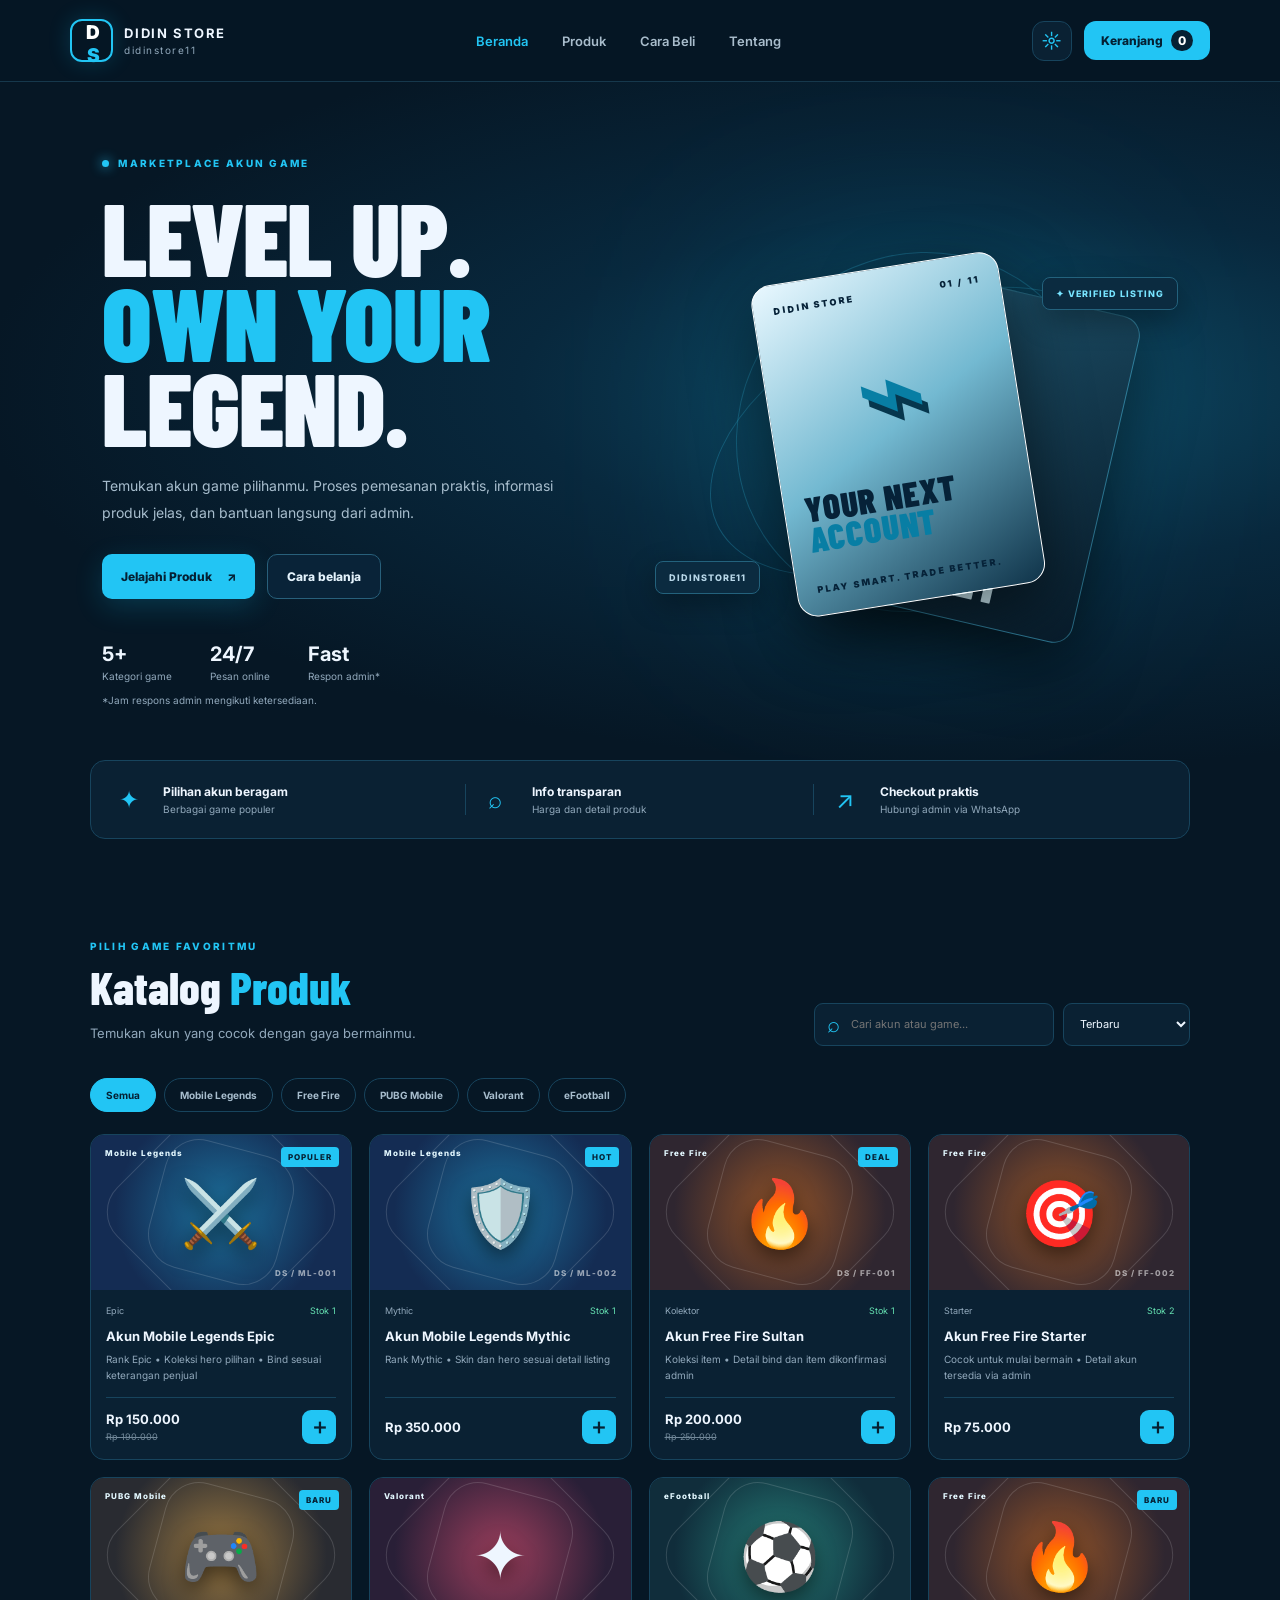
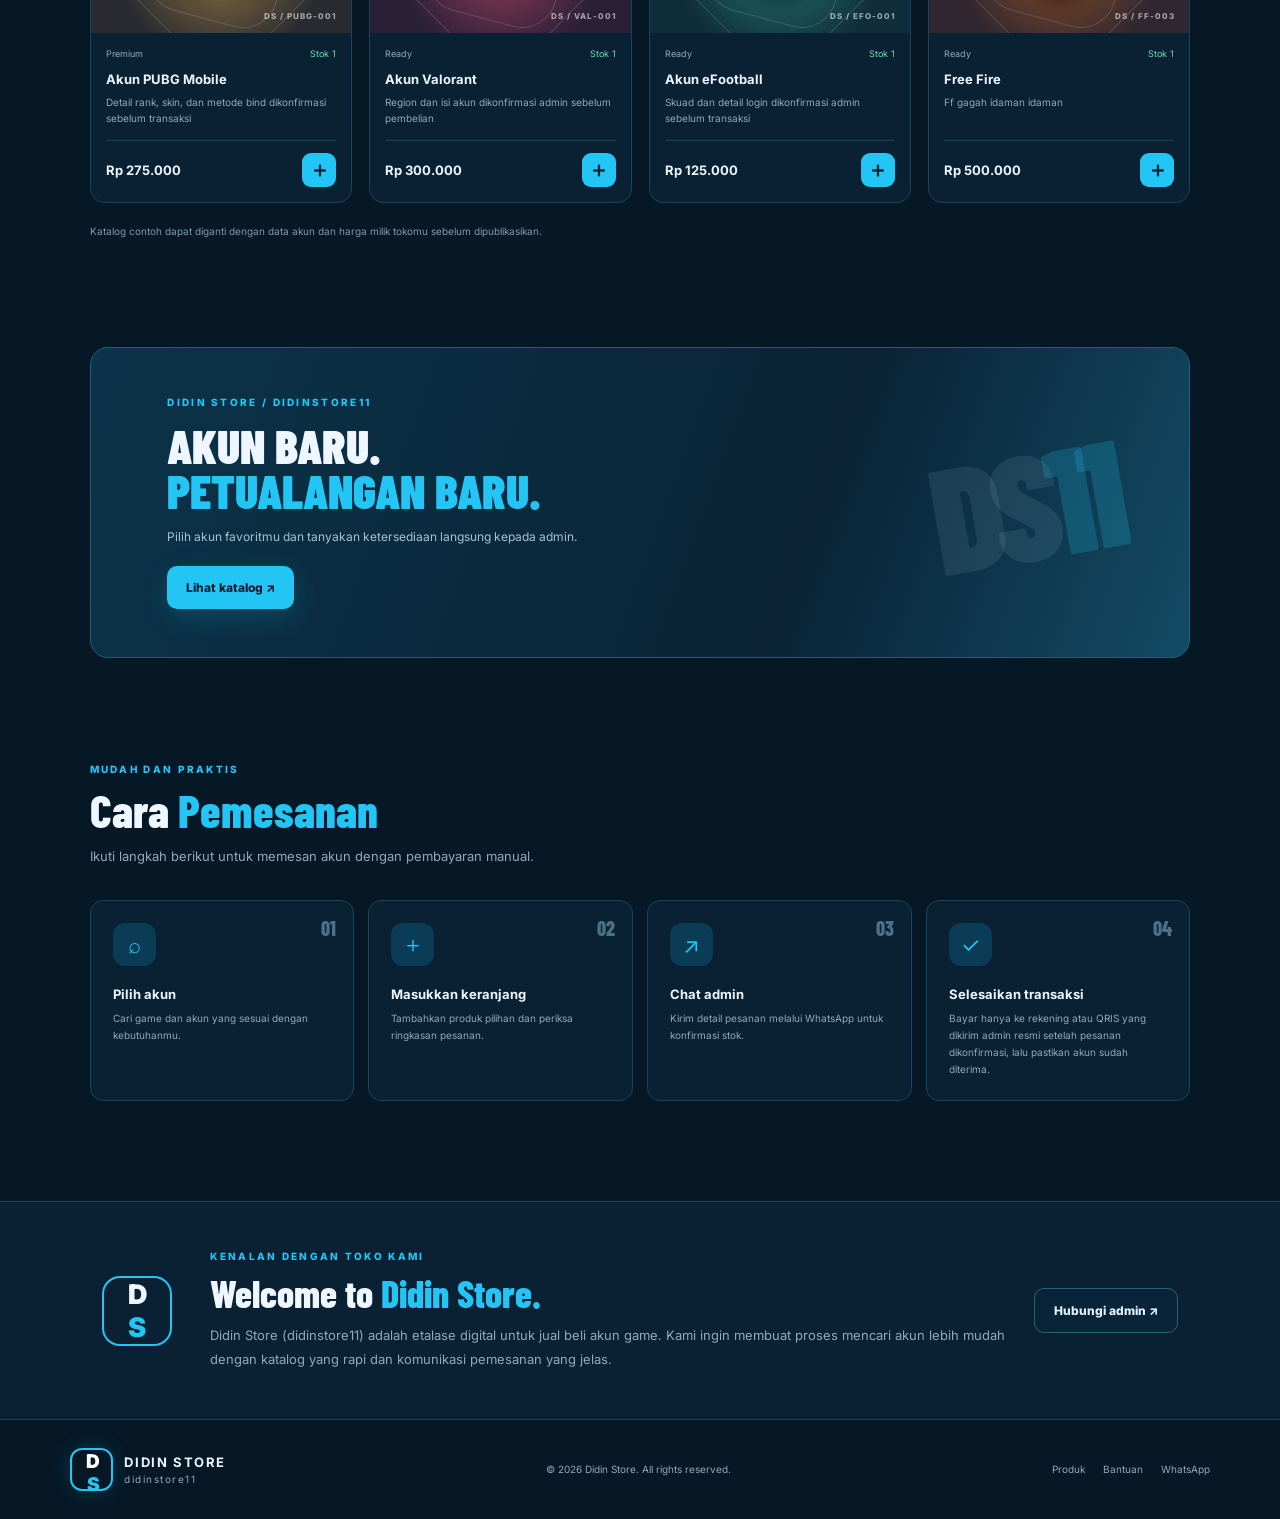
<file: index.html>
<!doctype html>
<html lang="id">
<head>
  <meta charset="utf-8">
  <meta name="viewport" content="width=device-width, initial-scale=1">
  <meta name="theme-color" content="#061725">
  <meta name="description" content="Didin Store - Marketplace akun game pilihan. Aman, praktis, dan responsif.">
  <title>Didin Store — didinstore11</title>
  <link rel="preconnect" href="https://fonts.googleapis.com">
  <link rel="preconnect" href="https://fonts.gstatic.com" crossorigin>
  <link href="https://fonts.googleapis.com/css2?family=Barlow+Condensed:wght@600;700;800;900&family=Inter:wght@400;500;600;700;800&display=swap" rel="stylesheet">
  <link rel="stylesheet" href="style.css">
</head>
<body>
<header class="topbar">
  <a class="brand" href="#" aria-label="Didin Store beranda">
    <span class="brand-mark">D<span>S</span></span>
    <span class="brand-copy"><b>DIDIN STORE</b><small>didinstore11</small></span>
  </a>
  <nav class="desktop-nav">
    <a href="#beranda" class="active">Beranda</a><a href="#produk">Produk</a><a href="#cara-beli">Cara Beli</a><a href="#tentang">Tentang</a>
  </nav>
  <div class="top-actions">
    <button class="icon-btn" id="themeToggle" aria-label="Ganti tema">☼</button>
    <button class="cart-btn" id="openCart">Keranjang <span id="cartCount">0</span></button>
    <button class="menu-btn" id="menuToggle" aria-label="Buka menu">☰</button>
  </div>
</header>

<main>
  <section class="hero" id="beranda">
    <div class="hero-copy">
      <div class="eyebrow"><i></i> MARKETPLACE AKUN GAME</div>
      <h1>LEVEL UP.<br><em>OWN YOUR</em><br>LEGEND.</h1>
      <p>Temukan akun game pilihanmu. Proses pemesanan praktis, informasi produk jelas, dan bantuan langsung dari admin.</p>
      <div class="hero-buttons"><a class="btn primary" href="#produk">Jelajahi Produk <span>↗</span></a><a class="btn ghost" href="#cara-beli">Cara belanja</a></div>
      <div class="hero-stats"><div><b>5+</b><small>Kategori game</small></div><div><b>24/7</b><small>Pesan online</small></div><div><b>Fast</b><small>Respon admin*</small></div></div>
      <small class="disclaimer">*Jam respons admin mengikuti ketersediaan.</small>
    </div>
    <div class="hero-art" aria-label="Ilustrasi gaming">
      <div class="orbit orbit-one"></div><div class="orbit orbit-two"></div>
      <div class="hero-glow"></div>
      <div class="hero-card card-back"><span>DS / 11</span><b>GAME<br>MARKET</b></div>
      <div class="hero-card card-front"><div class="card-top"><span> DIDIN STORE </span><span>01 / 11</span></div><div class="controller">⌁</div><strong>YOUR NEXT<br><em>ACCOUNT</em></strong><div class="card-bottom">PLAY SMART. TRADE BETTER.</div></div>
      <div class="float-tag tag-a">✦ VERIFIED LISTING</div><div class="float-tag tag-b">DIDINSTORE11</div>
    </div>
  </section>

  <section class="trust-strip">
    <div><span>✦</span><b>Pilihan akun beragam</b><small>Berbagai game populer</small></div>
    <div><span>⌕</span><b>Info transparan</b><small>Harga dan detail produk</small></div>
    <div><span>↗</span><b>Checkout praktis</b><small>Hubungi admin via WhatsApp</small></div>
  </section>

  <section class="section" id="produk">
    <div class="section-heading">
      <div><div class="eyebrow">PILIH GAME FAVORITMU</div><h2>Katalog <em>Produk</em></h2><p>Temukan akun yang cocok dengan gaya bermainmu.</p></div>
      <div class="catalog-tools"><label class="search"><span>⌕</span><input id="searchInput" type="search" placeholder="Cari akun atau game..."></label><select id="sortSelect" aria-label="Urutkan produk"><option value="newest">Terbaru</option><option value="low">Harga terendah</option><option value="high">Harga tertinggi</option></select></div>
    </div>
    <div class="filters" id="filters">
      <button class="filter active" data-category="Semua">Semua</button>
      <button class="filter" data-category="Mobile Legends">Mobile Legends</button>
      <button class="filter" data-category="Free Fire">Free Fire</button>
      <button class="filter" data-category="PUBG Mobile">PUBG Mobile</button>
      <button class="filter" data-category="Valorant">Valorant</button>
      <button class="filter" data-category="eFootball">eFootball</button>
    </div>
    <div class="product-grid" id="productGrid"></div>
    <div class="empty-state hidden" id="emptyState"><div>⌕</div><h3>Produk tidak ditemukan</h3><p>Coba kata kunci atau kategori lainnya.</p></div>
    <p class="catalog-note">Katalog contoh dapat diganti dengan data akun dan harga milik tokomu sebelum dipublikasikan.</p>
  </section>

  <section class="promo">
    <div><div class="eyebrow">DIDIN STORE / DIDINSTORE11</div><h2>AKUN BARU.<br><em>PETUALANGAN BARU.</em></h2><p>Pilih akun favoritmu dan tanyakan ketersediaan langsung kepada admin.</p><a href="#produk" class="btn primary">Lihat katalog ↗</a></div>
    <div class="promo-symbol">DS<span>11</span></div>
  </section>

  <section class="section how-section" id="cara-beli">
    <div class="section-heading"><div><div class="eyebrow">MUDAH DAN PRAKTIS</div><h2>Cara <em>Pemesanan</em></h2><p>Ikuti langkah berikut untuk memesan akun dengan pembayaran manual.</p></div></div>
    <div class="steps">
      <article><span>01</span><div class="step-icon">⌕</div><h3>Pilih akun</h3><p>Cari game dan akun yang sesuai dengan kebutuhanmu.</p></article>
      <article><span>02</span><div class="step-icon">＋</div><h3>Masukkan keranjang</h3><p>Tambahkan produk pilihan dan periksa ringkasan pesanan.</p></article>
      <article><span>03</span><div class="step-icon">↗</div><h3>Chat admin</h3><p>Kirim detail pesanan melalui WhatsApp untuk konfirmasi stok.</p></article>
      <article><span>04</span><div class="step-icon">✓</div><h3>Selesaikan transaksi</h3><p>Bayar hanya ke rekening atau QRIS yang dikirim admin resmi setelah pesanan dikonfirmasi, lalu pastikan akun sudah diterima.</p></article>
    </div>
  </section>

  <section class="about-section" id="tentang">
    <div class="about-logo">D<span>S</span></div><div><div class="eyebrow">KENALAN DENGAN TOKO KAMI</div><h2>Welcome to <em>Didin Store.</em></h2><p>Didin Store (didinstore11) adalah etalase digital untuk jual beli akun game. Kami ingin membuat proses mencari akun lebih mudah dengan katalog yang rapi dan komunikasi pemesanan yang jelas.</p></div>
    <a class="btn ghost" id="contactAdmin" href="#" target="_blank" rel="noopener">Hubungi admin ↗</a>
  </section>
</main>

<footer><a class="brand" href="#"><span class="brand-mark">D<span>S</span></span><span class="brand-copy"><b>DIDIN STORE</b><small>didinstore11</small></span></a><p>© <span id="year"></span> Didin Store. All rights reserved.</p><div><a href="#produk">Produk</a><a href="#cara-beli">Bantuan</a><a id="footerWhatsApp" href="#" target="_blank" rel="noopener">WhatsApp</a></div></footer>

<div class="overlay hidden" id="cartOverlay">
  <aside class="cart-drawer" aria-label="Keranjang belanja">
    <div class="drawer-head"><div><div class="eyebrow">PESANAN KAMU</div><h2>Keranjang</h2></div><button class="close-btn" id="closeCart" aria-label="Tutup">×</button></div>
    <div id="cartItems" class="cart-items"></div>
    <div class="cart-footer"><div class="total-line"><span>Total sementara</span><b id="cartTotal">Rp0</b></div><button class="btn primary full" id="checkoutBtn">Pesan via WhatsApp ↗</button><small>Pembayaran manual: admin akan mengirim instruksi transfer bank atau QRIS setelah stok dan total dikonfirmasi. Jangan transfer sebelum menerima instruksi resmi dari admin.</small></div>
  </aside>
</div>
<div class="toast" id="toast" role="status"></div>
<script src="config.js"></script><script src="products.js"></script><script src="app.js"></script>
</body>
</html>
</file>
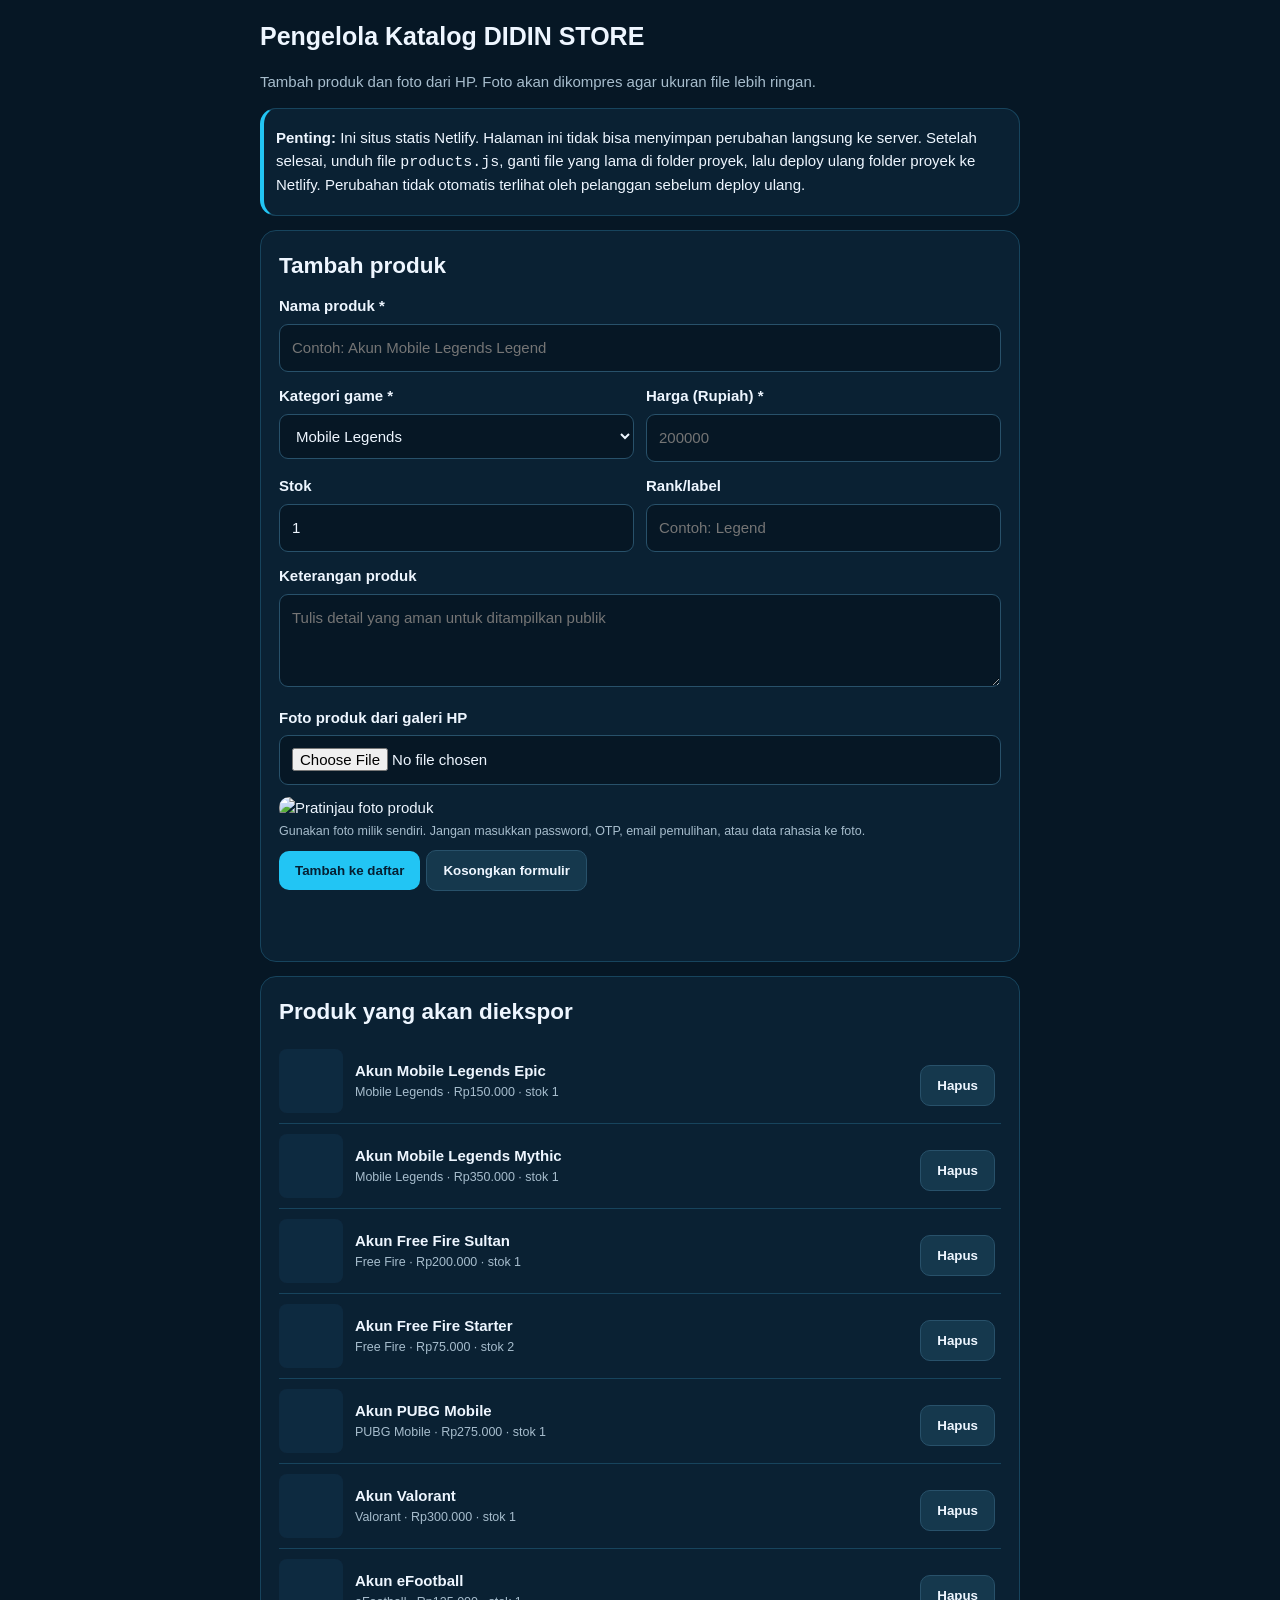
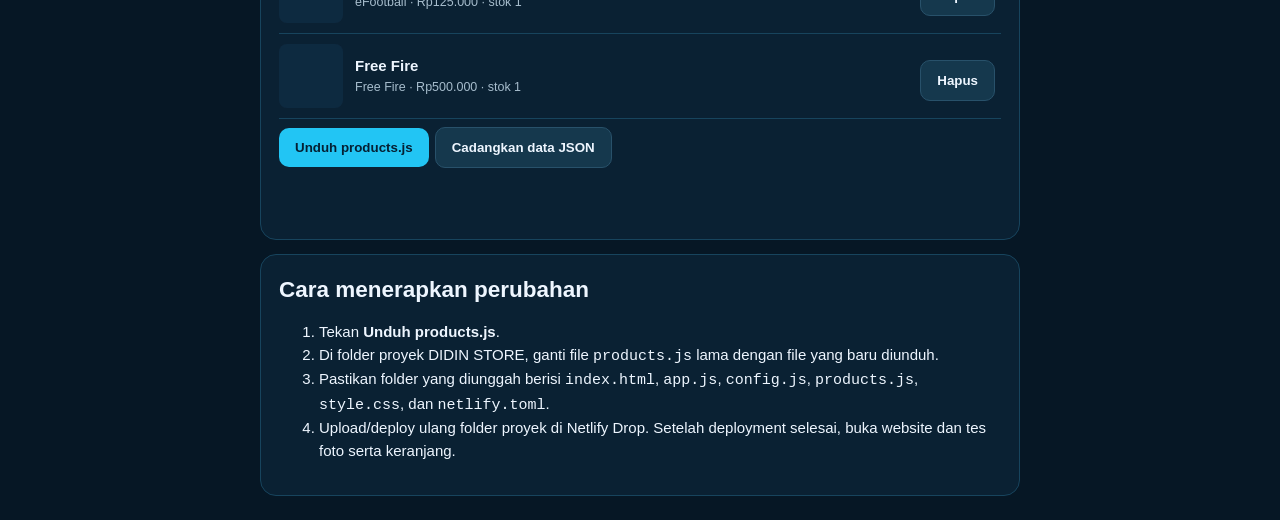
<file: admin.html>
<!doctype html>
<html lang="id">
<head>
<meta charset="utf-8"><meta name="viewport" content="width=device-width,initial-scale=1">
<meta name="theme-color" content="#061725"><title>Pengelola Produk — DIDIN STORE</title>
<style>
*{box-sizing:border-box}body{margin:0;background:#061725;color:#eef6ff;font:15px/1.5 Arial,sans-serif;padding:18px}
main{max-width:760px;margin:auto}.panel{background:#0a2133;border:1px solid #17445d;border-radius:16px;padding:18px;margin:14px 0}
h1,h2{margin:0 0 10px}h1{font-size:25px}p,small{color:#a7bdcd}label{display:block;font-weight:700;margin:13px 0 6px}
input,select,textarea{width:100%;padding:12px;border:1px solid #28516a;border-radius:9px;background:#061725;color:#eef6ff;font:inherit}
button,.btn{display:inline-block;border:0;border-radius:10px;padding:12px 16px;background:#22c5f4;color:#052033;font-weight:800;cursor:pointer;margin:8px 6px 0 0}
button.secondary{background:#15384d;color:#eef6ff;border:1px solid #28516a}
.row{display:grid;grid-template-columns:1fr 1fr;gap:12px}.preview{max-width:100%;max-height:230px;object-fit:contain;display:block;margin-top:12px;border-radius:10px}.item{display:flex;gap:12px;align-items:center;padding:10px 0;border-bottom:1px solid #17445d}.item img{width:64px;height:64px;object-fit:cover;border-radius:8px;background:#123}.item div{flex:1;min-width:0}.item b{display:block}.item small{display:block;overflow-wrap:anywhere}.warn{border-left:4px solid #22c5f4;padding-left:12px}.status{color:#7ee8ba;min-height:1.5em}@media(max-width:520px){.row{grid-template-columns:1fr}body{padding:12px}}
</style></head>
<body><main>
<h1>Pengelola Katalog DIDIN STORE</h1>
<p>Tambah produk dan foto dari HP. Foto akan dikompres agar ukuran file lebih ringan.</p>
<div class="panel warn"><b>Penting:</b> Ini situs statis Netlify. Halaman ini tidak bisa menyimpan perubahan langsung ke server. Setelah selesai, unduh file <code>products.js</code>, ganti file yang lama di folder proyek, lalu deploy ulang folder proyek ke Netlify. Perubahan tidak otomatis terlihat oleh pelanggan sebelum deploy ulang.</div>
<div class="panel">
<h2>Tambah produk</h2>
<label for="name">Nama produk *</label><input id="name" placeholder="Contoh: Akun Mobile Legends Legend">
<div class="row"><div><label for="game">Kategori game *</label><select id="game"><option>Mobile Legends</option><option>Free Fire</option><option>PUBG Mobile</option><option>Valorant</option><option>eFootball</option><option>Lainnya</option></select></div><div><label for="price">Harga (Rupiah) *</label><input id="price" type="number" min="0" step="1000" placeholder="200000"></div></div>
<div class="row"><div><label for="stock">Stok</label><input id="stock" type="number" min="0" step="1" value="1"></div><div><label for="level">Rank/label</label><input id="level" placeholder="Contoh: Legend"></div></div>
<label for="description">Keterangan produk</label><textarea id="description" rows="3" placeholder="Tulis detail yang aman untuk ditampilkan publik"></textarea>
<label for="photo">Foto produk dari galeri HP</label><input id="photo" type="file" accept="image/*">
<img id="preview" class="preview" hidden alt="Pratinjau foto produk">
<small>Gunakan foto milik sendiri. Jangan masukkan password, OTP, email pemulihan, atau data rahasia ke foto.</small>
<div><button id="add">Tambah ke daftar</button><button class="secondary" id="reset" type="button">Kosongkan formulir</button></div>
<p class="status" id="status" role="status"></p>
</div>
<div class="panel"><h2>Produk yang akan diekspor</h2><div id="list"></div><button id="download">Unduh products.js</button><button class="secondary" id="exportJson">Cadangkan data JSON</button><p class="status" id="exportStatus"></p></div>
<div class="panel"><h2>Cara menerapkan perubahan</h2><ol><li>Tekan <b>Unduh products.js</b>.</li><li>Di folder proyek DIDIN STORE, ganti file <code>products.js</code> lama dengan file yang baru diunduh.</li><li>Pastikan folder yang diunggah berisi <code>index.html</code>, <code>app.js</code>, <code>config.js</code>, <code>products.js</code>, <code>style.css</code>, dan <code>netlify.toml</code>.</li><li>Upload/deploy ulang folder proyek di Netlify Drop. Setelah deployment selesai, buka website dan tes foto serta keranjang.</li></ol></div>
</main>
<script src="products.js"></script>
<script>
const $=s=>document.querySelector(s);let items=(window.PRODUCTS||[]).map(p=>({...p}));let imageData="";
const esc=s=>String(s??"").replace(/[&<>"']/g,c=>({"&":"&amp;","<":"&lt;",">":"&gt;",'"':"&quot;","'":"&#39;"}[c]));
function draw(){ $("#list").innerHTML=items.length?items.map((p,i)=>`<div class="item">${p.image?`<img src="${p.image}" alt="">`:`<img alt="" src="data:image/svg+xml,%3Csvg xmlns='http://www.w3.org/2000/svg' width='64' height='64'%3E%3Crect width='100%25' height='100%25' fill='%230d2a40'/%3E%3C/svg%3E">`}<div><b>${esc(p.name)}</b><small>${esc(p.game)} · Rp${Number(p.price).toLocaleString("id-ID")} · stok ${Number(p.stock)||0}</small></div><button class="secondary" data-remove="${i}">Hapus</button></div>`).join(""):"<p>Belum ada produk.</p>";}
function slug(s){return s.toLowerCase().normalize("NFD").replace(/[\u0300-\u036f]/g,"").replace(/[^a-z0-9]+/g,"-").replace(/^-|-$/g,"").slice(0,32)||"produk";}
function resetForm(){["#name","#price","#description","#level"].forEach(s=>$(s).value="");$("#stock").value="1";$("#photo").value="";imageData="";$("#preview").hidden=true;$("#preview").removeAttribute("src");}
$("#photo").addEventListener("change",async e=>{const f=e.target.files&&e.target.files[0];if(!f)return;if(!f.type.startsWith("image/")){alert("Pilih file gambar.");return}try{const data=await new Promise((resolve,reject)=>{const reader=new FileReader();reader.onload=()=>resolve(reader.result);reader.onerror=reject;reader.readAsDataURL(f)});const img=await new Promise((resolve,reject)=>{const im=new Image();im.onload=()=>resolve(im);im.onerror=reject;im.src=data});const max=1100,scale=Math.min(1,max/Math.max(img.width,img.height));const c=document.createElement("canvas");c.width=Math.round(img.width*scale);c.height=Math.round(img.height*scale);c.getContext("2d").drawImage(img,0,0,c.width,c.height);imageData=c.toDataURL("image/jpeg",0.78);$("#preview").src=imageData;$("#preview").hidden=false;$("#status").textContent="Foto siap digunakan."}catch(err){$("#status").textContent="Foto tidak bisa dibaca. Coba gambar lain."}});
$("#add").addEventListener("click",()=>{const name=$("#name").value.trim(),price=Number($("#price").value),game=$("#game").value;if(!name||!Number.isFinite(price)||price<0){alert("Isi nama produk dan harga yang valid.");return}const id=slug(game+"-"+name)+"-"+Date.now().toString().slice(-5);items.unshift({id,name,game,price,oldPrice:0,badge:"",level:$("#level").value.trim()||"Ready",description:$("#description").value.trim()||"Detail produk dikonfirmasi admin sebelum pembelian",stock:Math.max(0,Math.floor(Number($("#stock").value)||0)),emoji:"🎮",tone:({"Mobile Legends":"ml","Free Fire":"ff","PUBG Mobile":"pubg","Valorant":"val","eFootball":"efo"}[game]||"ml"),...(imageData?{image:imageData}:{})});draw();resetForm();$("#status").textContent="Produk ditambahkan ke daftar. Unduh products.js untuk menerapkannya di website."});
$("#list").addEventListener("click",e=>{const b=e.target.closest("[data-remove]");if(b){items.splice(Number(b.dataset.remove),1);draw()}});
function download(name,content,type){const blob=new Blob([content],{type}),url=URL.createObjectURL(blob),a=document.createElement("a");a.href=url;a.download=name;document.body.appendChild(a);a.click();a.remove();setTimeout(()=>URL.revokeObjectURL(url),1500)}
$("#download").addEventListener("click",()=>{download("products.js","/* Katalog DIDIN STORE — dibuat dari pengelola katalog */\nwindow.PRODUCTS = "+JSON.stringify(items,null,2)+";\n","text/javascript");$("#exportStatus").textContent="File products.js diunduh. Ganti file lama dan deploy ulang proyek."});
$("#exportJson").addEventListener("click",()=>download("didinstore-products-backup.json",JSON.stringify(items,null,2),"application/json"));
$("#reset").addEventListener("click",resetForm);draw();
</script></body></html>
</file>
<file: style.css>
*{box-sizing:border-box}html{scroll-behavior:smooth;scroll-padding-top:90px}body{margin:0;background:#061725;color:#eef6ff;font-family:Inter,Arial,sans-serif;--panel:#0a2133;--panel2:#0d2a40;--line:#17445d;--muted:#91a8bb;--cyan:#22c5f4;--cyan2:#00a9db;--white:#eef6ff;transition:.25s}a{color:inherit;text-decoration:none}button,input,select{font:inherit}.topbar{height:82px;padding:0 max(5.5vw,24px);display:flex;align-items:center;justify-content:space-between;border-bottom:1px solid #16384c;background:#061725ed;position:sticky;top:0;z-index:20;backdrop-filter:blur(16px)}.brand{display:flex;align-items:center;gap:11px}.brand-mark{width:43px;height:43px;border:2px solid var(--cyan);border-radius:12px;display:grid;place-items:center;font-weight:900;font-size:19px;letter-spacing:-3px;color:white;box-shadow:0 0 22px #16b9ec33}.brand-mark span{color:var(--cyan)}.brand-copy{display:grid;gap:3px}.brand-copy b{font-size:13px;letter-spacing:1.6px}.brand-copy small{font-size:10px;color:var(--muted);letter-spacing:1.5px}.desktop-nav{display:flex;gap:34px;color:#a9bdcc;font-size:13px;font-weight:600}.desktop-nav a:hover,.desktop-nav a.active{color:var(--cyan)}.top-actions{display:flex;align-items:center;gap:12px}.icon-btn,.menu-btn{border:1px solid var(--line);background:var(--panel);color:var(--cyan);width:40px;height:40px;border-radius:12px;font-size:20px;cursor:pointer}.cart-btn{border:0;background:var(--cyan);color:#042033;padding:12px 17px;border-radius:12px;font-weight:800;font-size:12px;cursor:pointer}.cart-btn span{background:#062033;color:white;padding:3px 7px;border-radius:20px;margin-left:5px}.menu-btn{display:none}.hero{min-height:590px;padding:75px max(8vw,24px) 55px;display:grid;grid-template-columns:1fr 1fr;align-items:center;gap:30px;overflow:hidden;background:radial-gradient(ellipse at 78% 45%,#0d4761 0%,#08283d 34%,#061725 72%)}.eyebrow{color:var(--cyan);font-size:10px;letter-spacing:2.3px;font-weight:800;display:flex;align-items:center;gap:9px}.eyebrow i{width:7px;height:7px;background:var(--cyan);border-radius:50%;box-shadow:0 0 12px var(--cyan)}h1,h2,h3,p{margin-top:0}.hero h1{font-family:"Barlow Condensed",Impact,sans-serif;font-size:clamp(62px,8vw,106px);line-height:.83;letter-spacing:-1px;margin:25px 0 24px;font-weight:900}.hero h1 em,h2 em,.promo h2 em{color:var(--cyan);font-style:normal}.hero-copy>p{max-width:480px;color:#a7bdcd;font-size:14px;line-height:1.9}.hero-buttons{display:flex;gap:12px;margin-top:28px}.btn{display:inline-flex;align-items:center;justify-content:center;gap:15px;border-radius:10px;padding:14px 19px;font-size:12px;font-weight:800;cursor:pointer;transition:.2s}.btn:hover{transform:translateY(-2px)}.btn.primary{background:var(--cyan);color:#052033;box-shadow:0 8px 28px #10b9e833}.btn.ghost{border:1px solid #28607b;color:#e4f3fc;background:#092338}.hero-stats{display:flex;gap:38px;margin-top:43px}.hero-stats div{display:grid;gap:4px}.hero-stats b{font-size:20px}.hero-stats small,.disclaimer{color:var(--muted);font-size:10px}.disclaimer{display:block;margin-top:12px}.hero-art{height:420px;position:relative;display:grid;place-items:center}.hero-glow{position:absolute;width:310px;height:310px;background:#12bce8;filter:blur(105px);opacity:.2}.orbit{position:absolute;border:1px solid #3dd3ff3b;border-radius:50%;transform:rotate(-25deg)}.orbit-one{width:440px;height:245px}.orbit-two{width:350px;height:370px;transform:rotate(45deg)}.hero-card{position:absolute;width:250px;height:335px;border-radius:20px;padding:20px;box-shadow:0 25px 65px #0008;display:flex;flex-direction:column;justify-content:space-between}.card-back{background:linear-gradient(145deg,#1e536c,#081c2b);border:1px solid #5bdcff55;transform:rotate(13deg) translate(72px,8px);color:#b8eaff}.card-back span,.card-top,.card-bottom{font-size:9px;letter-spacing:2px}.card-back b{font:900 49px/0.9 "Barlow Condensed";color:#d5f5ff}.card-front{background:linear-gradient(150deg,#e9f8ff,#73b9d1 48%,#10344a);color:#062238;transform:rotate(-9deg) translate(-18px,0);border:1px solid white}.card-top{display:flex;justify-content:space-between;font-weight:900}.controller{font-size:120px;text-align:center;line-height:1;color:#087ea4;text-shadow:5px 9px 0 #06364d}.card-front strong{font:900 35px/.88 "Barlow Condensed";letter-spacing:1px}.card-front strong em{color:#087ea4;font-style:normal}.card-bottom{font-weight:900}.float-tag{position:absolute;padding:10px 13px;background:#0b2b40;border:1px solid #23627d;border-radius:8px;font-size:9px;font-weight:800;letter-spacing:1px;box-shadow:0 10px 30px #0005}.tag-a{top:55px;right:0;color:#77e4ff}.tag-b{bottom:48px;left:0;color:#b8d7e8}.trust-strip{margin:0 auto;max-width:1100px;display:grid;grid-template-columns:repeat(3,1fr);border:1px solid var(--line);border-radius:15px;background:var(--panel);padding:23px 28px;transform:translateY(-1px)}.trust-strip>div{display:grid;grid-template-columns:34px 1fr;column-gap:10px;align-items:center;border-right:1px solid var(--line);padding-left:22px}.trust-strip>div:first-child{padding-left:0}.trust-strip>div:last-child{border:0}.trust-strip span{grid-row:span 2;color:var(--cyan);font-size:24px}.trust-strip b{font-size:12px}.trust-strip small{color:var(--muted);font-size:10px;margin-top:4px}.section{padding:100px max(7vw,24px)}.section-heading{display:flex;align-items:end;justify-content:space-between;gap:25px}.section-heading h2,.about-section h2{font:800 46px/1 "Barlow Condensed";margin:12px 0}.section-heading p,.about-section p{color:var(--muted);font-size:13px;line-height:1.8;margin-bottom:0}.catalog-tools{display:flex;gap:9px}.search{height:43px;width:240px;display:flex;align-items:center;gap:9px;border:1px solid var(--line);border-radius:9px;padding:0 12px;background:var(--panel)}.search span{font-size:22px;color:var(--cyan)}.search input{border:0;outline:0;background:transparent;color:var(--white);width:100%;font-size:11px}.catalog-tools select{background:var(--panel);border:1px solid var(--line);color:var(--white);border-radius:9px;padding:0 12px;font-size:11px;outline:0}.filters{display:flex;gap:8px;flex-wrap:wrap;margin:32px 0 22px}.filter{border:1px solid var(--line);border-radius:30px;padding:10px 15px;background:transparent;color:#a7bdcd;font-size:10px;font-weight:700;cursor:pointer}.filter.active,.filter:hover{background:var(--cyan);border-color:var(--cyan);color:#052033}.product-grid{display:grid;grid-template-columns:repeat(4,1fr);gap:17px}.product-card{background:var(--panel);border:1px solid var(--line);border-radius:14px;overflow:hidden;transition:.22s}.product-card:hover{transform:translateY(-5px);border-color:#269dc3;box-shadow:0 16px 35px #0003}.product-art{height:155px;position:relative;display:flex;align-items:center;justify-content:center;overflow:hidden;background:radial-gradient(circle at 50% 55%,#1c7390,#0b3048 65%,#071b2a)}.product-art:before,.product-art:after{content:"";position:absolute;border:1px solid #ffffff25;width:180px;height:180px;transform:rotate(45deg);border-radius:35px}.product-art:after{width:130px;height:130px;transform:rotate(15deg)}.product-art.ff{background:radial-gradient(circle at 50%,#925328,#2f2630 70%)}.product-art.pubg{background:radial-gradient(circle at 50%,#9a7841,#292b31 70%)}.product-art.val{background:radial-gradient(circle at 50%,#9b3e5c,#291f37 70%)}.product-art.efo{background:radial-gradient(circle at 50%,#267d77,#102d3b 70%)}.product-art.ml{background:radial-gradient(circle at 50%,#1c719d,#142c53 70%)}.game-emoji{font-size:65px;z-index:1;filter:drop-shadow(0 8px 10px #0008)}.game-label,.art-id,.product-badge{position:absolute;z-index:2;font-size:8px;font-weight:800;letter-spacing:1px}.game-label{top:13px;left:14px;color:#e3f8ff}.art-id{bottom:12px;right:14px;color:#ffffff90}.product-badge{top:12px;right:12px;background:var(--cyan);color:#062033;padding:5px 7px;border-radius:4px}.product-info{padding:15px}.product-meta{display:flex;justify-content:space-between;color:var(--muted);font-size:9px}.in-stock{color:#66e2b2}.out-stock{color:#ff8585}.product-info h3{font-size:13px;margin:12px 0 7px}.product-info>p{font-size:10px;line-height:1.6;color:var(--muted);height:32px;margin-bottom:14px}.product-bottom{display:flex;justify-content:space-between;align-items:center;border-top:1px solid var(--line);padding-top:12px}.product-bottom>div{display:grid;gap:4px}.product-bottom b{font-size:13px}.product-bottom del{font-size:9px;color:#718899}.add-btn{border:0;background:var(--cyan);color:#052033;width:34px;height:34px;border-radius:9px;font-size:21px;font-weight:600;cursor:pointer}.add-btn:disabled{opacity:.4;cursor:not-allowed}.catalog-note{font-size:10px;color:#7f99aa;margin-top:22px}.empty-state{text-align:center;padding:55px;color:var(--muted)}.empty-state>div{font-size:38px;color:var(--cyan)}.empty-state h3{color:var(--white)}.hidden{display:none!important}.promo{margin:0 max(7vw,24px);padding:48px 6%;border:1px solid #1c607b;border-radius:18px;background:linear-gradient(110deg,#0c3349,#0a2336 65%,#124b64);display:flex;justify-content:space-between;align-items:center;overflow:hidden;position:relative}.promo h2{font:900 48px/.95 "Barlow Condensed";margin:15px 0}.promo p{font-size:12px;color:#a9c1d0;margin-bottom:22px}.promo-symbol{font:900 150px/.8 "Barlow Condensed";color:#d8f5ff16;letter-spacing:-12px;transform:rotate(-10deg)}.promo-symbol span{color:#21c9f533}.how-section{padding-top:105px}.steps{display:grid;grid-template-columns:repeat(4,1fr);gap:14px;margin-top:32px}.steps article{padding:22px;background:var(--panel);border:1px solid var(--line);border-radius:13px;position:relative}.steps article>span{position:absolute;right:17px;top:15px;color:#4a7188;font:800 20px "Barlow Condensed"}.step-icon{width:43px;height:43px;border-radius:12px;background:#0b3c55;color:var(--cyan);display:grid;place-items:center;font-size:22px;margin-bottom:20px}.steps h3{font-size:13px;margin-bottom:8px}.steps p{font-size:10px;line-height:1.7;color:var(--muted);margin:0}.about-section{padding:48px max(8vw,24px);background:#0a2133;border-top:1px solid var(--line);border-bottom:1px solid var(--line);display:grid;grid-template-columns:80px 1fr auto;gap:28px;align-items:center}.about-logo{width:70px;height:70px;border:2px solid var(--cyan);border-radius:18px;display:grid;place-items:center;font-size:27px;font-weight:900}.about-logo span{color:var(--cyan)}.about-section h2{font-size:38px}footer{padding:28px max(5.5vw,24px);display:flex;justify-content:space-between;align-items:center;gap:20px}footer p,footer>div{font-size:10px;color:var(--muted);margin:0}footer>div{display:flex;gap:18px}.overlay{position:fixed;inset:0;background:#0009;z-index:50;display:flex;justify-content:flex-end}.cart-drawer{width:min(460px,100%);height:100%;background:#081d2c;border-left:1px solid var(--line);padding:25px;display:flex;flex-direction:column;box-shadow:-20px 0 60px #0005}.drawer-head{display:flex;justify-content:space-between;align-items:center;border-bottom:1px solid var(--line);padding-bottom:18px}.drawer-head h2{font:800 32px "Barlow Condensed";margin:5px 0 0}.close-btn{border:0;background:transparent;color:white;font-size:32px;cursor:pointer}.cart-items{flex:1;overflow:auto;padding:16px 0}.cart-item{display:grid;grid-template-columns:50px 1fr auto;gap:12px;align-items:start;padding:13px 0;border-bottom:1px solid var(--line)}.mini-art{width:50px;height:50px;border-radius:10px;background:#14516b;display:grid;place-items:center;font-size:24px}.mini-art.ff{background:#744326}.mini-art.pubg{background:#78603b}.mini-art.val{background:#793b56}.mini-art.efo{background:#23655f}.cart-item-info{display:grid;gap:6px}.cart-item-info b,.cart-item>b{font-size:11px}.cart-item-info small{font-size:10px;color:var(--muted)}.qty{display:flex;align-items:center;gap:10px;font-size:11px}.qty button{border:1px solid var(--line);background:var(--panel2);color:white;border-radius:5px;min-width:23px;height:23px;cursor:pointer}.qty .remove{border:0;background:transparent;color:#ff8888;margin-left:5px}.cart-footer{border-top:1px solid var(--line);padding-top:18px}.total-line{display:flex;justify-content:space-between;font-size:12px;margin-bottom:16px}.total-line b{font-size:17px}.full{width:100%;border:0}.cart-footer>small{display:block;color:var(--muted);font-size:9px;line-height:1.6;margin-top:12px}.cart-empty{text-align:center;margin:auto;color:var(--muted)}.cart-empty>span{font-size:40px}.cart-empty h3{color:var(--white)}.cart-empty p{font-size:11px}.toast{position:fixed;bottom:25px;left:50%;transform:translate(-50%,20px);background:#d9f7ff;color:#052033;padding:12px 18px;border-radius:9px;font-size:11px;font-weight:700;opacity:0;pointer-events:none;transition:.25s;z-index:80;box-shadow:0 8px 30px #0005}.toast.show{opacity:1;transform:translate(-50%,0)}.locked{overflow:hidden}.light{background:#f2f7fa;color:#102638;--panel:#fff;--panel2:#e9f3f8;--line:#c9dce6;--muted:#61798b;--white:#102638}.light .topbar{background:#f7fbfdee}.light .desktop-nav{color:#526b7c}.light .btn.ghost{color:#17384a;background:#eaf4f8}.light .cart-drawer{background:#f7fbfd}.light .close-btn{color:#17384a}.light .cart-empty h3{color:#17384a}.light .about-section{background:#e5f0f5}.light .search input{color:#102638}.light .catalog-tools select{color:#102638}.light .hero{background:radial-gradient(ellipse at 78% 45%,#d0f3ff,#eaf6fb 48%,#f5fafc 80%)}.light .hero-copy>p{color:#526b7c}.light .hero h1{color:#102638}.light .trust-strip{background:#fff}.light .promo{color:#effaff}.light footer{color:#102638}
@media(max-width:900px){.desktop-nav{gap:17px}.hero{padding-left:6vw;padding-right:6vw}.product-grid{grid-template-columns:repeat(3,1fr)}.trust-strip{margin:0 20px}.section{padding-left:5vw;padding-right:5vw}}
@media(max-width:650px){.topbar{height:68px;padding:0 17px}.brand-mark{width:37px;height:37px}.desktop-nav{display:none;position:absolute;top:67px;left:0;right:0;padding:20px;background:#071c2b;border-bottom:1px solid var(--line);flex-direction:column;gap:18px}.desktop-nav.nav-open{display:flex}.menu-btn{display:block}.icon-btn{display:none}.cart-btn{padding:10px 12px}.hero{grid-template-columns:1fr;padding:58px 24px 30px;gap:0}.hero h1{font-size:76px}.hero-art{height:350px;margin-top:10px}.hero-card{width:210px;height:280px}.card-front strong{font-size:30px}.controller{font-size:90px}.card-back b{font-size:42px}.orbit-one{width:340px}.trust-strip{grid-template-columns:1fr;gap:17px;padding:20px;margin:0 17px}.trust-strip>div{border:0;padding:0}.section{padding:72px 18px}.section-heading{align-items:start;flex-direction:column}.section-heading h2{font-size:42px}.catalog-tools{width:100%}.search{flex:1;width:auto}.catalog-tools select{max-width:115px}.filters{flex-wrap:nowrap;overflow:auto;padding-bottom:7px}.filter{white-space:nowrap}.product-grid{grid-template-columns:repeat(2,minmax(0,1fr));gap:10px}.product-art{height:125px}.game-emoji{font-size:52px}.product-info{padding:11px}.product-info h3{font-size:11px;line-height:1.4}.product-info>p{font-size:9px;height:43px}.product-bottom b{font-size:11px}.promo{margin:0 17px;padding:32px 23px}.promo h2{font-size:40px}.promo-symbol{font-size:80px;position:absolute;right:15px;opacity:.5}.steps{grid-template-columns:repeat(2,1fr);gap:10px}.steps article{padding:16px}.about-section{grid-template-columns:55px 1fr;padding:35px 20px;gap:15px}.about-logo{width:52px;height:52px;border-radius:13px;font-size:20px}.about-section h2{font-size:31px}.about-section p{font-size:11px}.about-section .btn{grid-column:2;justify-self:start}footer{padding:25px 18px;flex-wrap:wrap}footer p{order:3;width:100%}footer>div{gap:12px}.cart-drawer{padding:20px}.hero-stats{gap:25px}}
@media(max-width:370px){.product-grid{grid-template-columns:1fr}.product-art{height:155px}.hero h1{font-size:66px}.cart-btn{font-size:10px}}

/* Foto produk yang diunggah melalui pengelola katalog */
.product-photo{position:absolute;inset:0;width:100%;height:100%;object-fit:cover;z-index:1}.product-art:has(.product-photo):before,.product-art:has(.product-photo):after{display:none}.product-art:has(.product-photo) .game-emoji{display:none}.product-art:has(.product-photo) .game-label,.product-art:has(.product-photo) .art-id,.product-art:has(.product-photo) .product-badge{z-index:2;text-shadow:0 1px 4px #000;background:#06172599;padding:5px;border-radius:4px}
</file>
